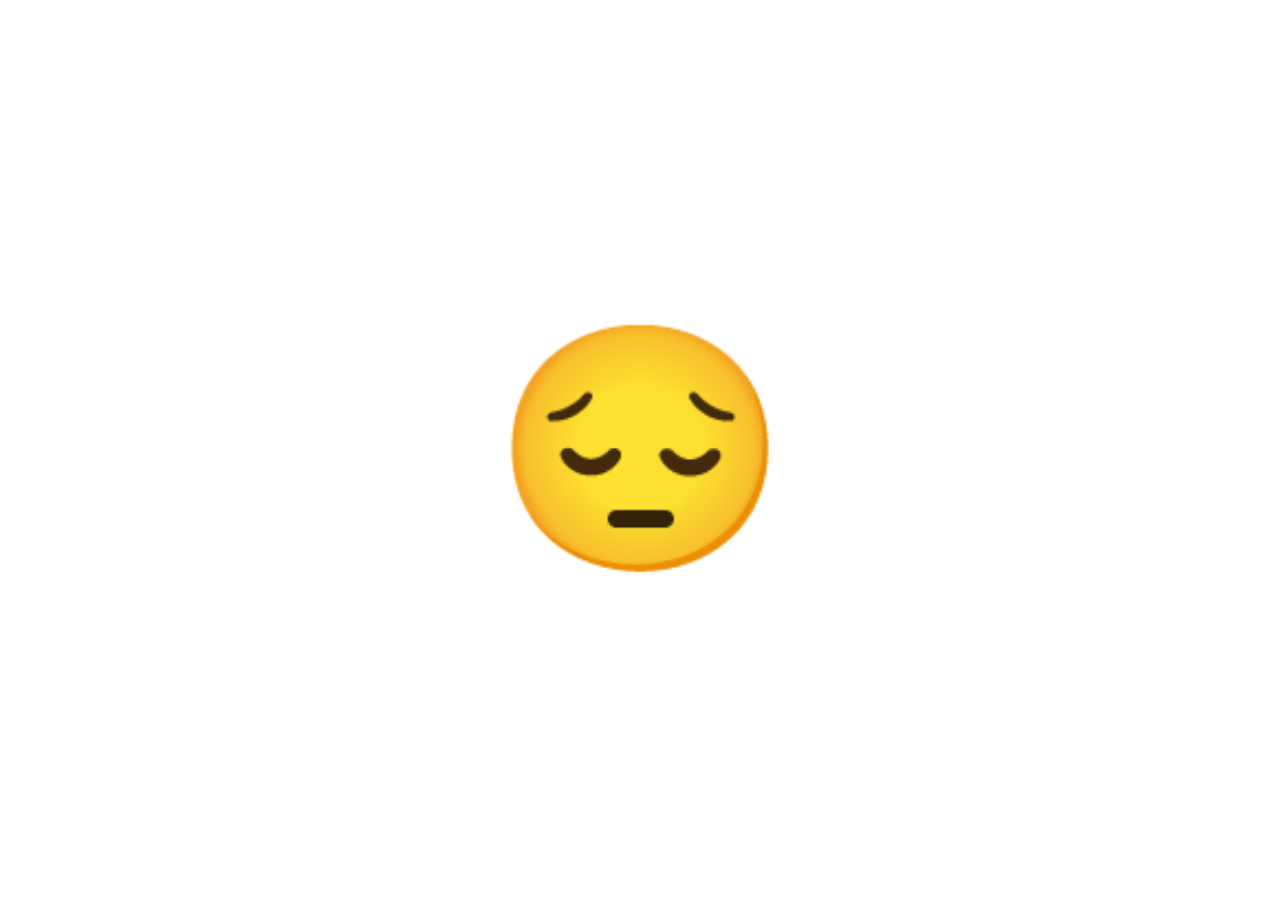
<file: emoji-project/index.html>
<!DOCTYPE html>
<html lang="en">
<head>
    <meta charset="UTF-8">
    <meta http-equiv="X-UA-Compatible" content="IE=edge">
    <meta name="viewport" content="width=device-width, initial-scale=1.0">
    <title>play with emojis</title>
    <link rel="stylesheet" href="style.css">
</head>
<body>
    <div class="emoji smiley">😊</div>
    <div class="emoji sad active">😔</div>

    <script src="app.js"></script>
</body>
</html>
</file>
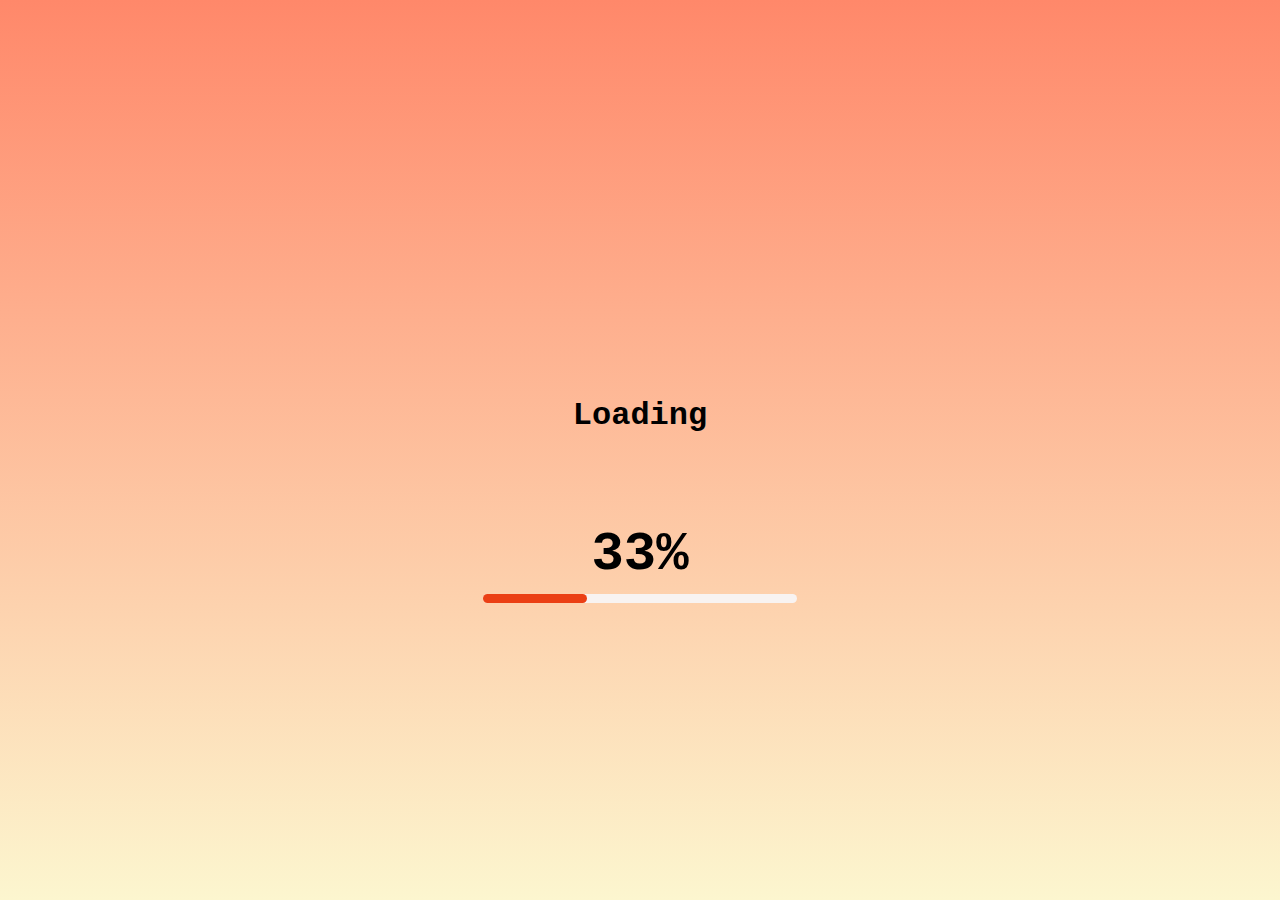
<file: loading-page/index.html>
<!DOCTYPE html>
<html lang="en">
<head>
    <meta charset="UTF-8">
    <meta http-equiv="X-UA-Compatible" content="IE=edge">
    <meta name="viewport" content="width=device-width, initial-scale=1.0">
    <title>Loading-page</title>
    <link rel="stylesheet" href="style.css">
</head>
<body>
    <div class="continer">
        <h1 class="heading">Loading</h1>
        <p class="percentage"></p>
        <div class="load-con">
          <hr class="front-loader">
          <hr class="back-loader">
       </div>
    </div>

    <script src="app.js"></script>
</body>
</html>
</file>
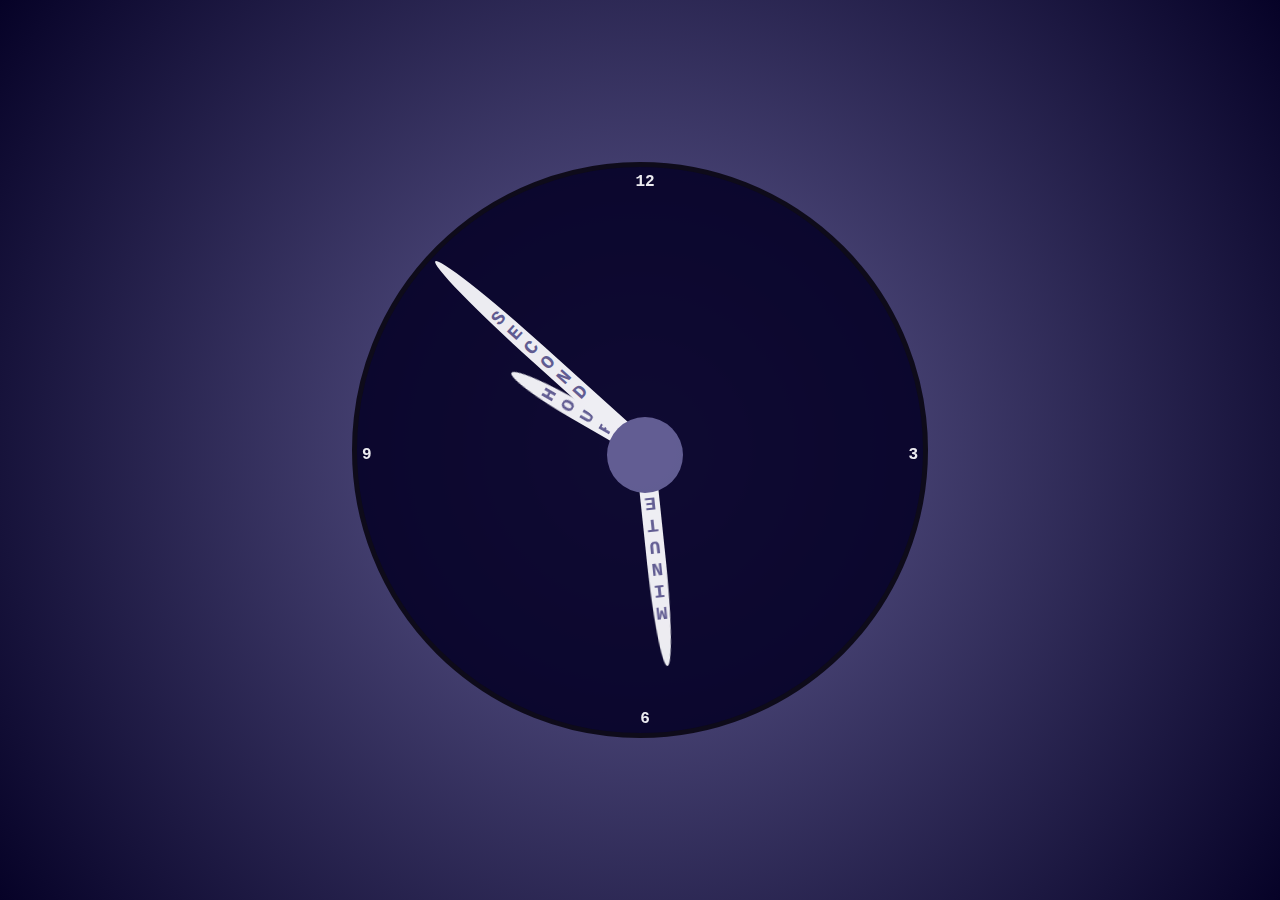
<file: clock project/clock.html>
<!DOCTYPE html>
<html lang="en">
<head>
    <meta charset="UTF-8">
    <meta http-equiv="X-UA-Compatible" content="IE=edge">
    <meta name="viewport" content="width=device-width, initial-scale=1.0">
    <title>clock</title>
    <link rel="stylesheet" href="clock.css">
</head>
<body>
    <div class="clock">
        <div class="numbers">
            <div class="tewl">12</div>
            <div class="three">3</div>
            <div class="six">6</div>
            <div class="nine">9</div>
        </div>
        <div class="arrows">
            <div class="hour">H<br>O<br>U<br>R</div>
            <div class="minute">M<br>I<br>N<br>U<br>T<br>E</div>
            <div class="second">S<br>E<br>C<br>O<br>N<br>D</div>

        </div>
    </div>
   <script src="app.js"> </script>
</body>
</html>
</file>
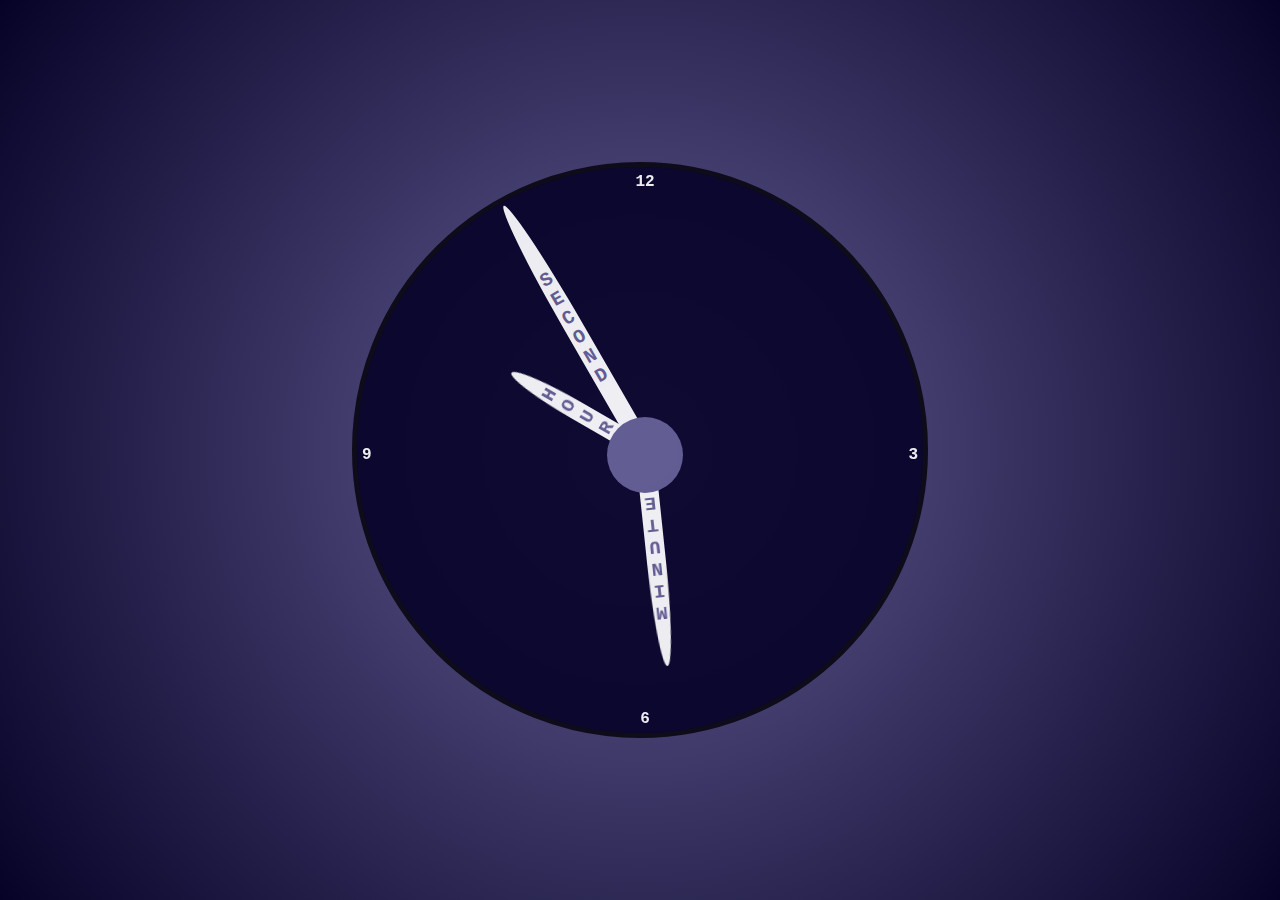
<file: clock-project/clock.html>
<!DOCTYPE html>
<html lang="en">
<head>
    <meta charset="UTF-8">
    <meta http-equiv="X-UA-Compatible" content="IE=edge">
    <meta name="viewport" content="width=device-width, initial-scale=1.0">
    <title>clock</title>
    <link rel="stylesheet" href="clock.css">
</head>
<body>
    <div class="clock">
        <div class="numbers">
            <div class="tewl">12</div>
            <div class="three">3</div>
            <div class="six">6</div>
            <div class="nine">9</div>
        </div>
        <div class="arrows">
            <div class="hour">H<br>O<br>U<br>R</div>
            <div class="minute">M<br>I<br>N<br>U<br>T<br>E</div>
            <div class="second">S<br>E<br>C<br>O<br>N<br>D</div>

        </div>
    </div>
   <script src="app.js"> </script>
</body>
</html>
</file>
<file: emoji-project/style.css>
* {
    box-sizing: border-box;
    margin: 0px;
    padding: 0px;
}

body {
    display: flex;
    flex-direction:column;
    justify-content: center;
    align-items: center;
    height: 100vh;
}

.emoji {
    font-size: 15rem;
    cursor:  pointer;
    user-select: none;
}
.smiley {
    display: none;
}
.sad {
    display: none;

}
.active{
    display: block;
}
</file>
<file: loading-page/style.css>
*{
    box-sizing: border-box;
    margin: 0px;
    padding:0px;
}
body {
    background-image: linear-gradient(180deg ,#FF886A,#FCF6CF);
    height: 100vh;
    display: flex;
    flex-direction: column;
    justify-content: center;
    align-items: center;
    font-family: 'Courier New', Courier, monospace;
    font-weight: 800;
    z-index: 1;

}

.heading{
    margin: 10vh 10vh;
}
.percentage {
    text-align: center;
    font-size: 6vh;
    margin-bottom: 1vh;
}
.load-con{
     position:relative;
}

.front-loader{
    height: 1vh;
    background-color: #eb3f14;
    border: 1px;
    border-radius: 5px;
    position: absolute;
    z-index: 3;
    

}
.back-loader{
    height: 1vh;
    background-color: #f8f3f1;
    width: 100%;
    border: 1px;
    border-radius: 5px;
    position: absolute;
    z-index: 2;
}
</file>
<file: clock project/clock.css>
* {
    box-sizing: border-box;
    margin: 0px;
    padding: 0px;
    font-family: 'Courier New', Courier, monospace;
}
body{
    background-image: radial-gradient(circle, #635e94, #060227);
    display: flex;
    justify-content: center;
    align-items: center;
    height: 100vh;
    z-index: 1;
}
.clock {
    width: 45vw;
    height: 45vw;
    border-radius: 50%;
    border: 5px solid rgba(9, 6, 17,1);
    background-color: #060227;
    opacity: 0.9;
    position: relative;
    
    z-index: 2;
}
.numbers {
    width: 45vw;
    height: 45vw;
    position: absolute;
    color : white;
    font-weight: bold;
    z-index: 3;
    

}
.tewl {
    position: absolute;
     top: 6px;
     left: 50%;
     transform: translate(-50%);
     
}
.three{
    position: absolute;
    top: 50%;
    right:15px; 
    transform: translateY(-50%); 
}
.six {
    position: absolute;
    bottom: 15px;
    left:50%;
    transform: translateX(-50%);
}
.nine {
    position: absolute;
    top: 50%;
    left:5px; 
    transform: translateY(-50%); 
}
.arrows{
    width: 45vw;
    height: 45vw;
    z-index: 4;
    display: flex;
    justify-content: center;
    align-items: center;
}
.arrows::before{
    content: "";
    height: 6vw;
    width: 6vw;
    z-index: 6;
    background-color: #635e94 ;
    border-radius: 50% ;

}
.arrows div {
   background-color : white;
    width: 1.5vw;
    height: 10vw;
    position: absolute;
    bottom: 50%;
    transform-origin: bottom center;
    z-index: 5;
   border-radius: 50% 50% 0 0;
}
.arrows .hour {
    height: 12vw;
    width: 1.5vw;
    transform: rotate(30deg);
    text-align: center;
    font-weight: 600;
    display: flex;
    align-items: center;
    justify-content: center;
    color: #635e94 ;
    font-size: 1.5vw;

}
.arrows .minute {
    height: 17vw;
    transform: rotate(60deg);
    text-align: center;
    font-weight: 600;
    display: flex;
    align-items: center;
    justify-content: center;
    color: #635e94 ;
    font-size: 1.5vw;

}
.arrows .second {
    height: 22vw;
    transform: rotate(270deg);
    text-align: center;
    font-weight: 600;
    display: flex;
    align-items: center;
    justify-content: center;
    color: #635e94 ;
    font-size: 1.5vw;

}
@media only screen and (max-width: 600px){

.clock {
    width: 90vw;
    height: 90vw;
}
.numbers {
    width: 90vw;
    height: 90vw;
}
.arrows{
    width: 90vw;
    height: 90vw;
    
}
.arrows .hour {
    height: 15vw;
    width: 2vw;
    font-size: 2vw;
}
.arrows .minute{
    height: 25vw;
    width: 2vw;
    font-size: 2vw;
}
.arrows .second {
    height: 35vw;
    width: 1.5vw;
    font-size: 2vw;
}
}
</file>
<file: clock-project/clock.css>
* {
    box-sizing: border-box;
    margin: 0px;
    padding: 0px;
    font-family: 'Courier New', Courier, monospace;
}
body{
    background-image: radial-gradient(circle, #635e94, #060227);
    display: flex;
    justify-content: center;
    align-items: center;
    height: 100vh;
    z-index: 1;
}
.clock {
    width: 45vw;
    height: 45vw;
    border-radius: 50%;
    border: 5px solid rgba(9, 6, 17,1);
    background-color: #060227;
    opacity: 0.9;
    position: relative;
    
    z-index: 2;
}
.numbers {
    width: 45vw;
    height: 45vw;
    position: absolute;
    color : white;
    font-weight: bold;
    z-index: 3;
    

}
.tewl {
    position: absolute;
     top: 6px;
     left: 50%;
     transform: translate(-50%);
     
}
.three{
    position: absolute;
    top: 50%;
    right:15px; 
    transform: translateY(-50%); 
}
.six {
    position: absolute;
    bottom: 15px;
    left:50%;
    transform: translateX(-50%);
}
.nine {
    position: absolute;
    top: 50%;
    left:5px; 
    transform: translateY(-50%); 
}
.arrows{
    width: 45vw;
    height: 45vw;
    z-index: 4;
    display: flex;
    justify-content: center;
    align-items: center;
}
.arrows::before{
    content: "";
    height: 6vw;
    width: 6vw;
    z-index: 6;
    background-color: #635e94 ;
    border-radius: 50% ;

}
.arrows div {
   background-color : white;
    width: 1.5vw;
    height: 10vw;
    position: absolute;
    bottom: 50%;
    transform-origin: bottom center;
    z-index: 5;
   border-radius: 50% 50% 0 0;
}
.arrows .hour {
    height: 12vw;
    width: 1.5vw;
    transform: rotate(30deg);
    text-align: center;
    font-weight: 600;
    display: flex;
    align-items: center;
    justify-content: center;
    color: #635e94 ;
    font-size: 1.5vw;

}
.arrows .minute {
    height: 17vw;
    transform: rotate(60deg);
    text-align: center;
    font-weight: 600;
    display: flex;
    align-items: center;
    justify-content: center;
    color: #635e94 ;
    font-size: 1.5vw;

}
.arrows .second {
    height: 22vw;
    transform: rotate(270deg);
    text-align: center;
    font-weight: 600;
    display: flex;
    align-items: center;
    justify-content: center;
    color: #635e94 ;
    font-size: 1.5vw;

}
@media only screen and (max-width: 600px){

.clock {
    width: 90vw;
    height: 90vw;
}
.numbers {
    width: 90vw;
    height: 90vw;
}
.arrows{
    width: 90vw;
    height: 90vw;
    
}
.arrows .hour {
    height: 15vw;
    width: 2vw;
    font-size: 2vw;
}
.arrows .minute{
    height: 25vw;
    width: 2vw;
    font-size: 2vw;
}
.arrows .second {
    height: 35vw;
    width: 1.5vw;
    font-size: 2vw;
}
}
</file>
